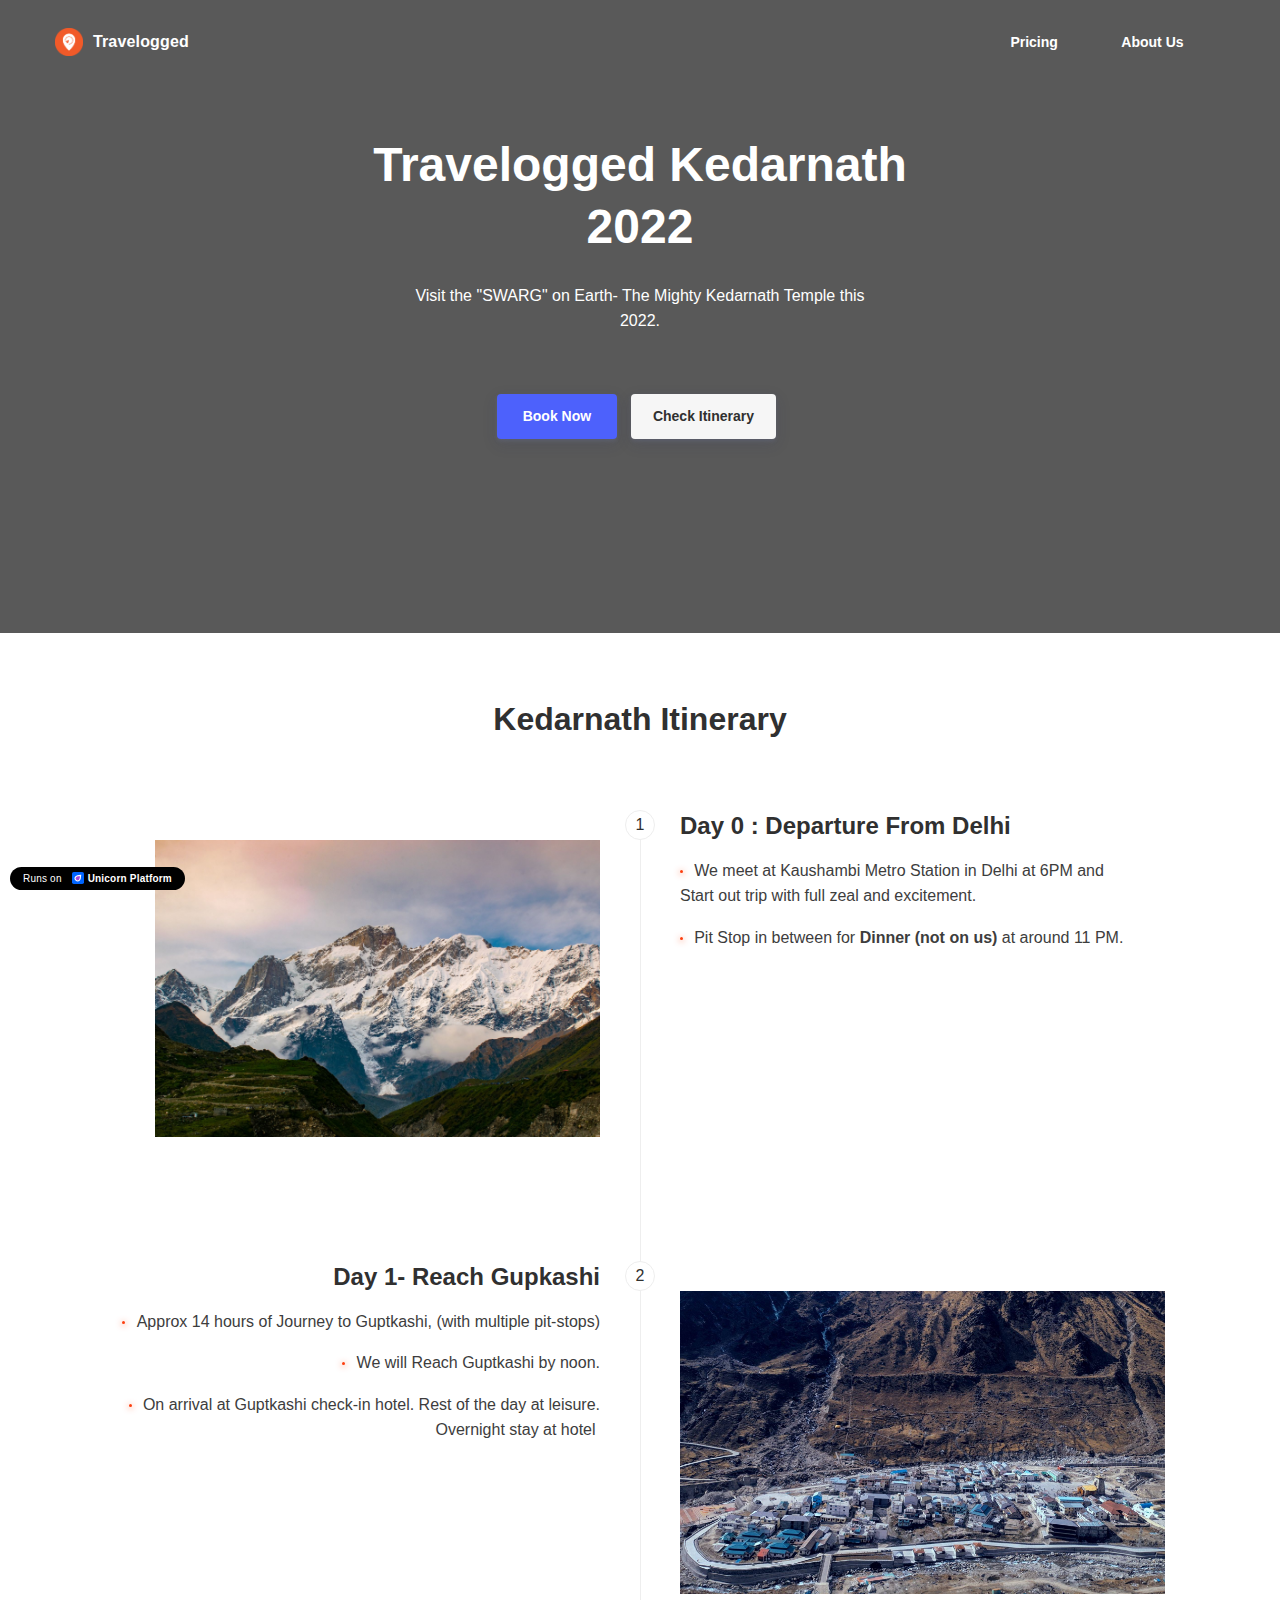
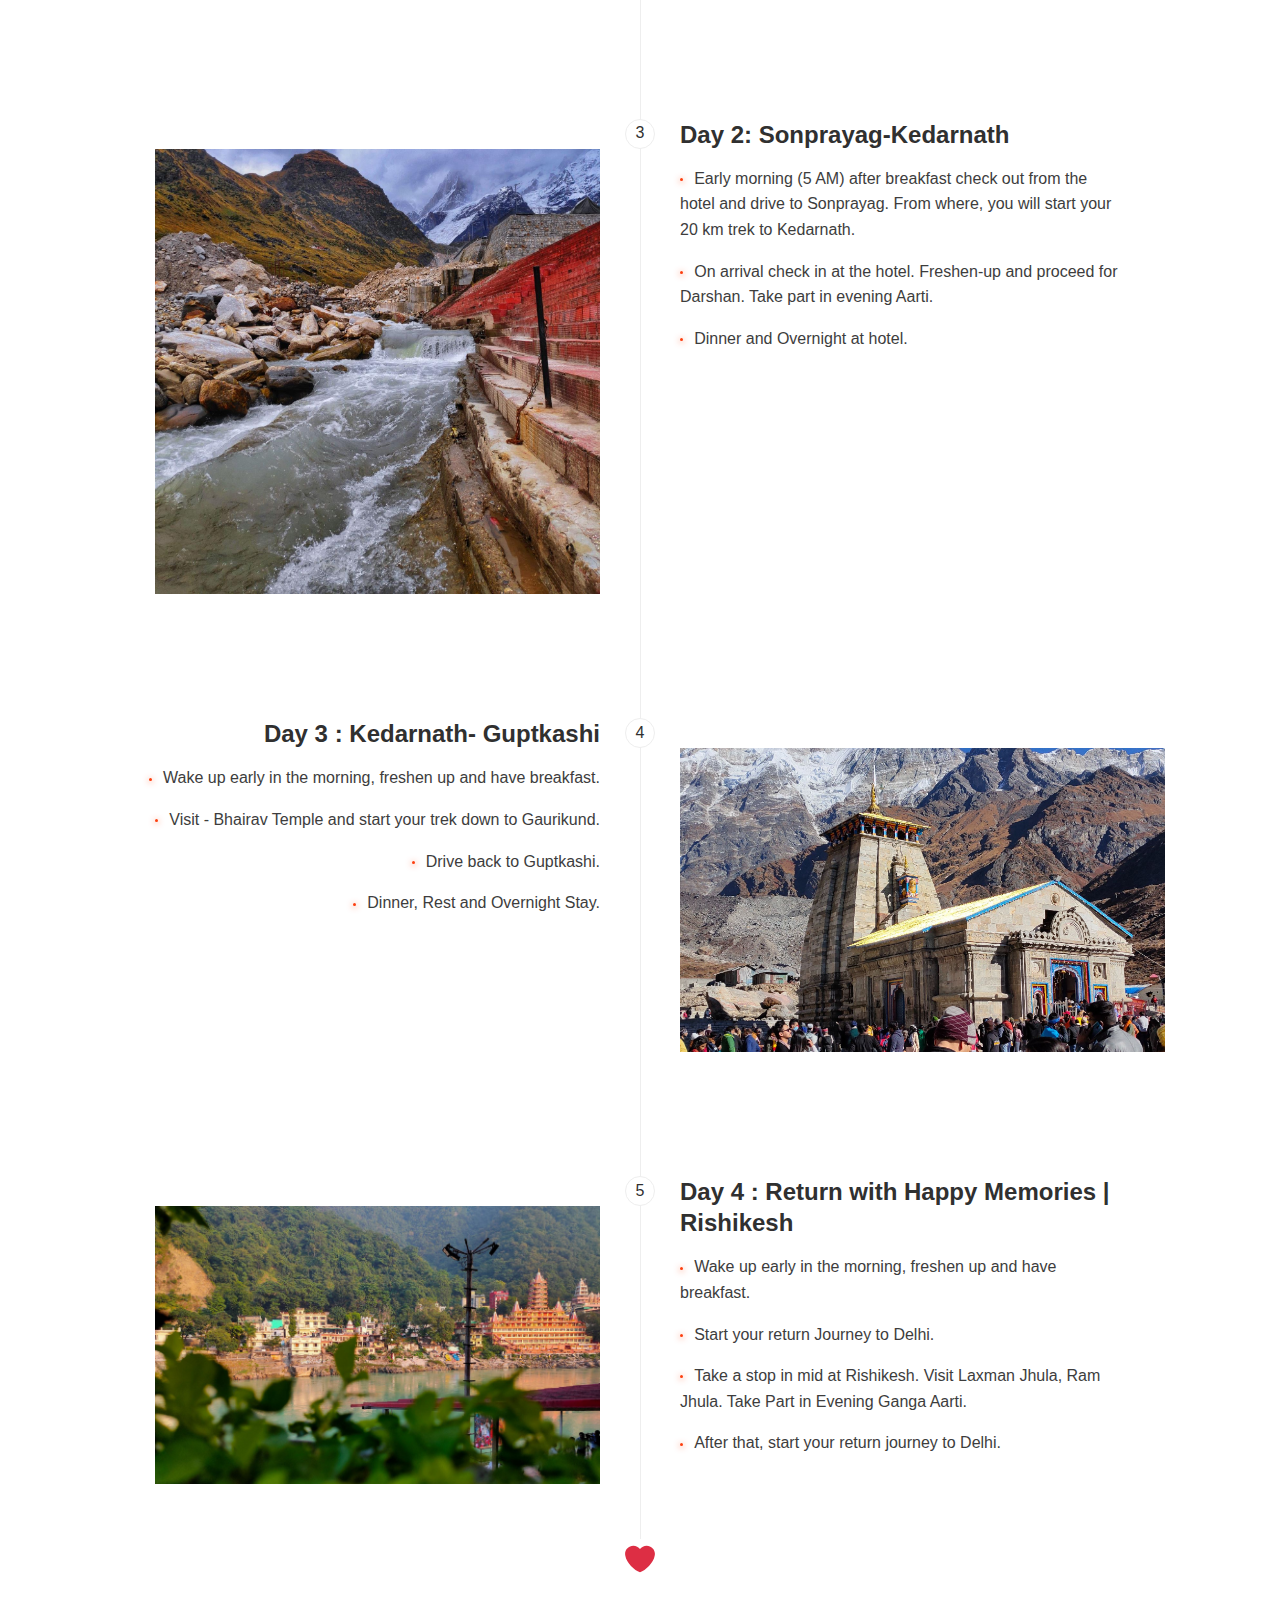
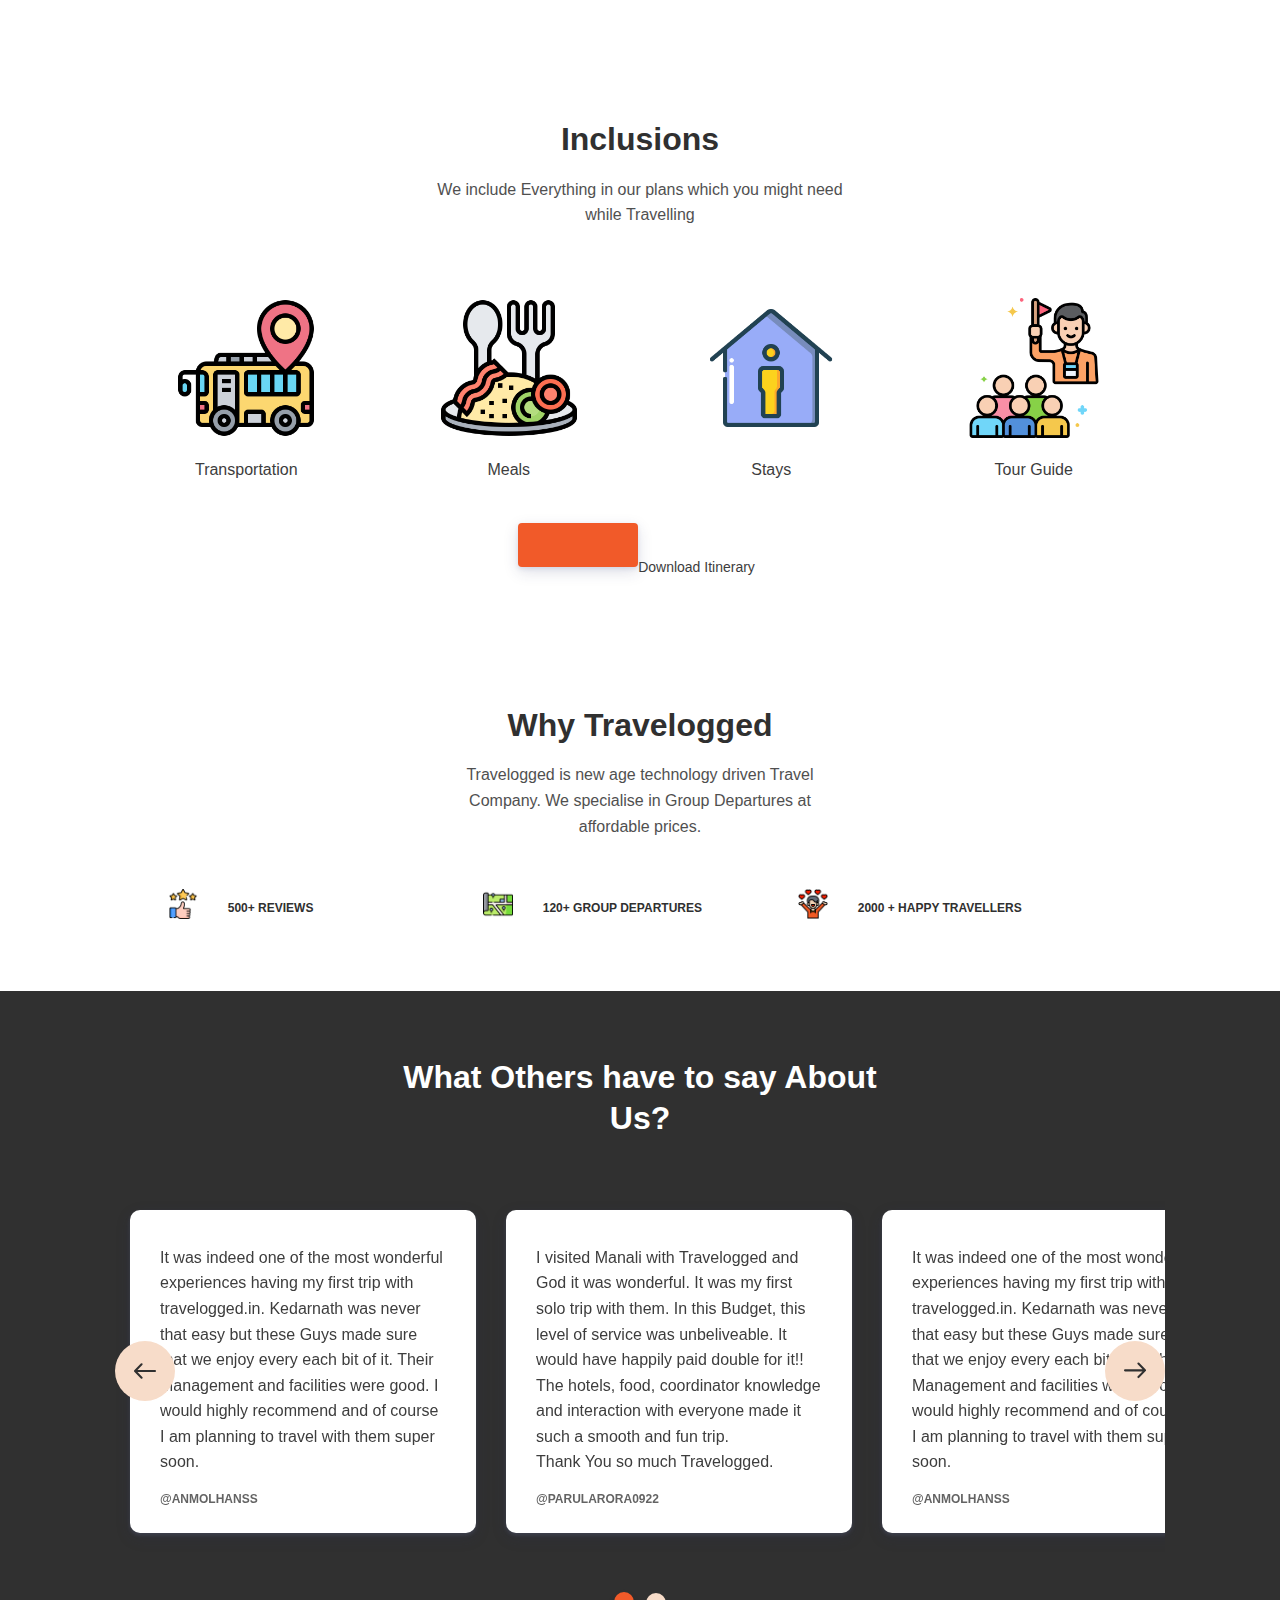
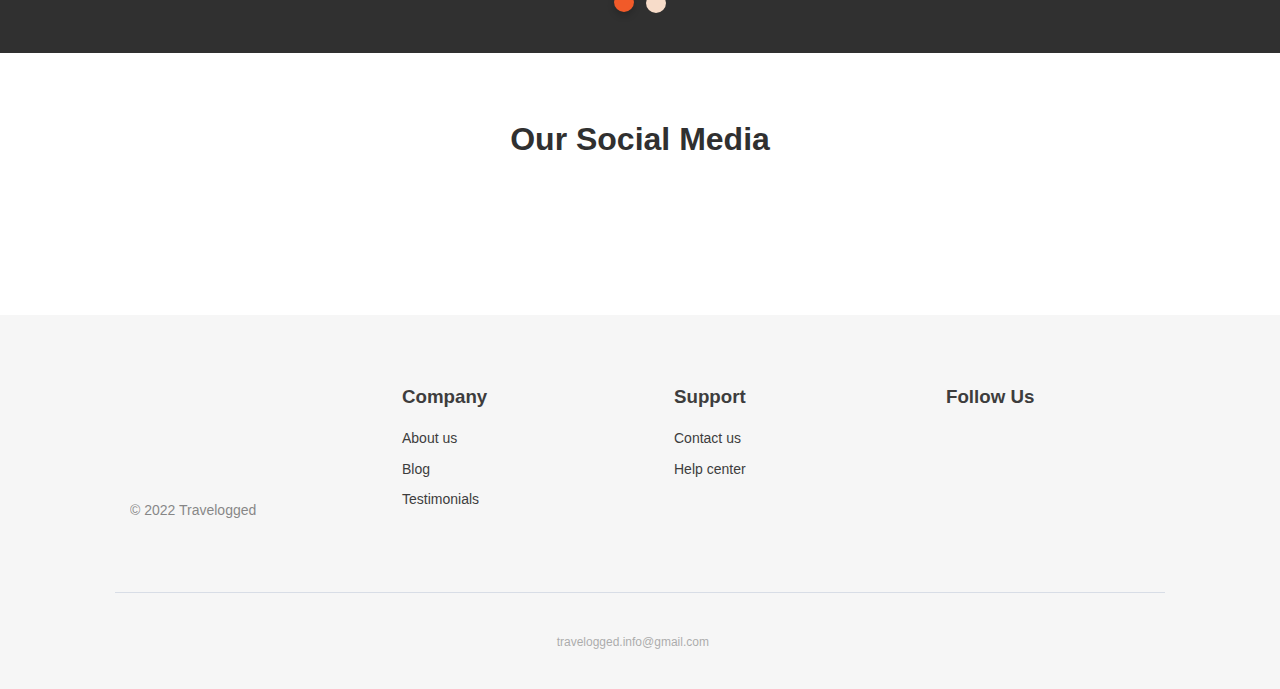
<file: images/menuBtn-navBar.html>
<!DOCTYPE html>
<!-- saved from url=(0051)https://travelogged-kedarnath.unicornplatform.page/ -->
<html class="style-orange-1  custom-colors-enabled  custom-accent-color-bright  custom_fonts comps live_website" lang=""><head><meta http-equiv="Content-Type" content="text/html; charset=UTF-8">
	<!-- This page is running on Unicorn Platform. -->
	
	<meta name="viewport" content="width=device-width, initial-scale=1">
	
	<link rel="stylesheet" href="./menuBtn-navBar_files/main.88b07e02b3b7.css"><script src="./menuBtn-navBar_files/main.f221443a1df2.js.download" defer=""></script>
	
		<link href="./menuBtn-navBar_files/css" rel="stylesheet">
	
	
		<link rel="icon" type="image/png" href="https://ucarecdn.com/79d014a5-2597-4bee-bfdd-27d73b366597/" sizes="16x16">
	
	<meta property="og:type" content="website">
    
        <title>Travelogged Kedarnath</title>
        <meta property="og:title" content="Travelogged Kedarnath">
        <meta name="twitter:title" content="Travelogged Kedarnath">
    
    
	
		<meta property="og:image" content="https://ucarecdn.com/2de7c926-ac70-4658-96c3-443548296e50/image.png">

		<meta name="twitter:card" content="summary_large_image">
		<meta name="twitter:image" content="https://ucarecdn.com/2de7c926-ac70-4658-96c3-443548296e50/image.png">
	
  
  <link href="https://travelogged-kedarnath.unicornplatform.page/" rel="canonical"><meta name="twitter:url" content="https://travelogged-kedarnath.unicornplatform.page/"><meta property="og:url" content="https://travelogged-kedarnath.unicornplatform.page/">
	
	
  
</head>

<body class="font-lato comps body--desktop body--loaded" id="43062-91866" cz-shortcut-listen="true">

    
	
	



	<nav class="js-nav nav-02 ">
		<div class="container container--large">
			<div class="nav-02__box">
				<div class="nav-02__logo"><a class="nav-02__link" href="https://travelogged-kedarnath.unicornplatform.page/" target="_self">
					
						<img loading="lazy" class="nav-02__logo_img" src="./menuBtn-navBar_files/Grouplogo.png" height="28" alt="Travelogged_logo">
					
					
						<span class="nav-02__logo_text  text-white ">Travelogged</span>
					
				</a></div>
				<div class="nav-02__links js-menu">
					<div class="nav-02__list_wrapper   nav-02__list_wrapper--black ">
						<ul class="nav-02__list nav-02__list--desktop">
                        
                        
                            


    
        
            
                <li class="nav-02__item">
                    
                        <a class="button  button--white-outline button--empty " href="https://travelogged-kedarnath.unicornplatform.page/#header-61-740431" target="_self"><span class="button__text"> Pricing</span>
                            </a>
                    
                </li>
            
        
    
        
            
                <li class="nav-02__item">
                    
                        <a class="button  button--white-outline button--empty " href="https://travelogged-kedarnath.unicornplatform.page/#header-61-740431" target="_self"><span class="button__text">About Us</span>
                            </a>
                    
                </li>
            
        
    

                        
							<li class="nav-02__item">
								
	


							</li>
						</ul>
						<ul class="nav-02__list nav-02__list--mobile">
                            
                            
                                


    
        
            
                <li class="nav-02__item">
                    
                        <a class="button  button--white-outline button--empty " href="https://travelogged-kedarnath.unicornplatform.page/#header-61-740431" target="_self"><span class="button__text"> Pricing</span>
                            </a>
                    
                </li>
            
        
    
        
            
                <li class="nav-02__item">
                    
                        <a class="button  button--white-outline button--empty " href="https://travelogged-kedarnath.unicornplatform.page/#header-61-740431" target="_self"><span class="button__text">About Us</span>
                            </a>
                    
                </li>
            
        
    

                            
							<li class="nav-02__item">
								
	


							</li>
						</ul>
					</div>
          
            
              <div class="nav-02__burger">
	<button class="burger burger--black js-open-menu" type="button">
		<div class="burger__box">
			<div class="burger__inner"></div>
		</div>
	</button>
</div>
            
          
				</div>
			</div>
		</div>
	</nav>



  
  
	<div class="page-component__bg_image_box    page-component__bg_image_box--dark-bg  bg-black-color  first_component   page-component__bg_image_box--has-image  " id="header-04-825981" style="background-image: url(&#39;https://ucarecdn.com/df5853e5-e339-451a-89bb-1c055c9c8095/&#39;)">
  
		<div class="page-component__bg_overlay_box " style="opacity: 0.8">
			
		</div>
    
		<div class="page-component__wrapper" style="z-index: 15;padding-top:70px;padding-bottom:100px;">
			
	
	
	
	
	<header class="header-04">
		<div class="header-04__box">
			<div class="container container--mid header-04__container">
				<div class="header-04__card header-04__card--top">
					<div class="header-04__card_content">
						
							
								<h1 class="heading heading--accent header-04__heading  text-white">Travelogged Kedarnath 2022</h1>
							
						
						
							<div class="header-04__text content_box  text-white"><p>Visit the "SWARG" on Earth- The Mighty Kedarnath Temple this 2022.</p>
</div>
						
						<div class="header-04__buttons">
							
	
<div class="buttons-set"><ul class="buttons-set__list"><li class="buttons-set__item"><a data-stripe-product-id="" data-stripe-mode="payment" data-successful-payment-url="" data-cancel-payment-url="" class="button button--alt-accent-bg " href="https://travelogged-kedarnath.unicornplatform.page/book-now" target="_self"><span class="button__text">Book Now</span></a></li><li class="buttons-set__item"><a data-stripe-product-id="" data-stripe-mode="payment" data-successful-payment-url="" data-cancel-payment-url="" class="button button--white-bg " href="https://travelogged-kedarnath.unicornplatform.page/#steps-01-1851" target="_blank"><span class="button__text">Check Itinerary</span></a></li></ul></div>

						</div>
					</div>
				</div>
				
					<div class="container">
						<div class="header-04__logos">
							<div class="logos">
								<ul class="logos__list">
									
										
									
										
									
										
									
								</ul>
							</div>
						</div>
					</div>
				
			</div>
		</div>
	</header>

		</div>
	</div>

  
  
	<div class="page-component__bg_image_box    bg-white-color   " id="steps-01-1851">
  
		<div class="page-component__bg_overlay_box ">
			
		</div>
    
		<div class="page-component__wrapper" style="z-index: 14;padding-top:50px;padding-bottom:70px;">
			
	
	
	<div class="steps-01">
		


	
	
	<div class="container container--small">
		<div class="title-box title-box--center">
			
				
					<h2 class="heading ">Kedarnath Itinerary</h2>
				
			
			
		</div>
	</div>

		<div class="container">
			<ul class="steps-01__list">
				
					
						<li class="steps-01__item">
							<div class="steps-01__number color-main">1</div>
							<div class="steps-01__content">
								<div class="steps-01__text_box">
									<h2 class="steps-01__heading ">Day 0 : Departure From Delhi</h2>
									<div class="content_box ">
										<div class="steps-01__text "><ul>
<li>We meet at Kaushambi Metro Station in Delhi at 6PM and Start out trip with full zeal and excitement.</li>
</ul>
<p></p>
<ul>
<li>Pit Stop in between for <strong>Dinner (not on us) </strong>at around 11 PM.</li>
</ul>
</div>
									</div>
									
								</div>
								<div class="steps-01__img_box">
									
									<img loading="lazy" src="./menuBtn-navBar_files/pritomsreeta-borah-NFe0FoNimK4-unsplash.jpg" alt="Mountain" data-width="1959" data-height="1306" class="steps-01__img  js-lightbox-single-image ">
									
								</div>
							</div>
						</li>
					
				
					
						<li class="steps-01__item">
							<div class="steps-01__number color-main">2</div>
							<div class="steps-01__content">
								<div class="steps-01__text_box">
									<h2 class="steps-01__heading ">Day 1- Reach Gupkashi</h2>
									<div class="content_box ">
										<div class="steps-01__text "><ul>
<li>Approx 14 hours of Journey to Guptkashi, (with multiple pit-stops)</li>
</ul>
<p></p>
<ul>
<li>We will Reach Guptkashi by noon.</li>
</ul>
<p></p>
<ul>
<li>On arrival at Guptkashi check-in hotel. Rest of the day at leisure. Overnight stay at hotel&nbsp;</li>
</ul>
</div>
									</div>
									
								</div>
								<div class="steps-01__img_box">
									
									<img loading="lazy" src="./menuBtn-navBar_files/saved_resource" alt="Harsh rajpoot octqg9cvi1i unsplash" data-width="1922" data-height="1200" class="steps-01__img  js-lightbox-single-image ">
									
								</div>
							</div>
						</li>
					
				
					
						<li class="steps-01__item">
							<div class="steps-01__number color-main">3</div>
							<div class="steps-01__content">
								<div class="steps-01__text_box">
									<h2 class="steps-01__heading ">Day 2: Sonprayag-Kedarnath</h2>
									<div class="content_box ">
										<div class="steps-01__text "><ul>
<li>Early morning (5 AM) after breakfast check out from the hotel and drive to Sonprayag. From where, you will start your 20 km trek to Kedarnath.</li>
</ul>
<p></p>
<ul>
<li>On arrival check in at the hotel. Freshen-up and proceed for Darshan. Take part in evening Aarti.</li>
</ul>
<p></p>
<ul>
<li>Dinner and Overnight at hotel.</li>
</ul>
</div>
									</div>
									
								</div>
								<div class="steps-01__img_box">
									
									<img loading="lazy" src="./menuBtn-navBar_files/saved_resource(1)" alt="Pankaj kumar s9klc kmftu unsplash" data-width="1385" data-height="1386" class="steps-01__img  js-lightbox-single-image ">
									
								</div>
							</div>
						</li>
					
				
					
						<li class="steps-01__item">
							<div class="steps-01__number color-main">4</div>
							<div class="steps-01__content">
								<div class="steps-01__text_box">
									<h2 class="steps-01__heading ">Day 3 : Kedarnath- Guptkashi</h2>
									<div class="content_box ">
										<div class="steps-01__text "><ul>
<li>Wake up early in the morning, freshen up and have breakfast.</li>
</ul>
<p></p>
<ul>
<li>Visit - Bhairav Temple and start your trek down to Gaurikund.</li>
</ul>
<p></p>
<ul>
<li>Drive back to Guptkashi.</li>
</ul>
<p></p>
<ul>
<li>Dinner, Rest and Overnight Stay.</li>
</ul>
</div>
									</div>
									
								</div>
								<div class="steps-01__img_box">
									
									<img loading="lazy" src="./menuBtn-navBar_files/saved_resource(2)" alt="Akshay syal 5vdtocccute unsplash" data-width="1847" data-height="1155" class="steps-01__img  js-lightbox-single-image ">
									
								</div>
							</div>
						</li>
					
				
					
						<li class="steps-01__item">
							<div class="steps-01__number color-main">5</div>
							<div class="steps-01__content">
								<div class="steps-01__text_box">
									<h2 class="steps-01__heading ">Day 4 : Return with Happy Memories | Rishikesh</h2>
									<div class="content_box ">
										<div class="steps-01__text "><ul>
<li>Wake up early in the morning, freshen up and have breakfast.&nbsp;</li>
</ul>
<p></p>
<ul>
<li>Start your return Journey to Delhi.</li>
</ul>
<p></p>
<ul>
<li>Take a stop in mid at Rishikesh. Visit Laxman Jhula, Ram Jhula. Take Part in Evening Ganga Aarti.</li>
</ul>
<p></p>
<ul>
<li>After that, start your return journey to Delhi.</li>
</ul>
</div>
									</div>
									
								</div>
								<div class="steps-01__img_box">
									
									<img loading="lazy" src="./menuBtn-navBar_files/saved_resource(3)" alt="Praveen kumar 2hq0y6wdwpk unsplash" data-width="1847" data-height="1155" class="steps-01__img  js-lightbox-single-image ">
									
								</div>
							</div>
						</li>
					
				
			</ul>
			<div class="steps-01__last_bubble">
                <img loading="lazy" src="./menuBtn-navBar_files/2764.svg" class="steps-01__last_bubble_img">
			</div>
			<div class="bottom_cta">
				
	


			</div>
		</div>
	</div>

		</div>
	</div>

  
  
	<div class="page-component__bg_image_box    bg-white-color   " id="steps-03-690401">
  
		<div class="page-component__bg_overlay_box ">
			
		</div>
    
		<div class="page-component__wrapper" style="z-index: 13;padding-top:50px;padding-bottom:70px;">
			
	
	
	<div class="steps-03">
		


	
	
	<div class="container container--small">
		<div class="title-box title-box--center">
			
				
					<h2 class="heading ">Inclusions</h2>
				
			
			
				<div class="title-box__text content_box "><p>We include Everything in our plans which you might need while Travelling</p>
</div>
			
		</div>
	</div>

		<div class="container">
			<ul class="steps-03__list">
				
					
						<li class="steps-03__item steps-03__item--1-4">
							<div class="steps-03__img_box">
								
								<img loading="lazy" src="./menuBtn-navBar_files/transportation.png" alt="Transportation" data-width="512" data-height="512" class="steps-03__img  js-lightbox-single-image ">
								
								
									<div class="steps-03__icon">
	                                    <span class="icon">
	                                        <svg viewBox="0 0 13 10" xmlns="http://www.w3.org/2000/svg"><path d="M12.823 4.164L8.954.182a.592.592 0 0 0-.854 0 .635.635 0 0 0 0 .88l2.836 2.92H.604A.614.614 0 0 0 0 4.604c0 .344.27.622.604.622h10.332L8.1 8.146a.635.635 0 0 0 0 .88.594.594 0 0 0 .854 0l3.869-3.982a.635.635 0 0 0 0-.88z" fill-rule="nonzero" fill="#00396B" class="fill-main"></path>
	                                        </svg>
	                                    </span>
									</div>
								
							</div>
							<div class="steps-03__text ">Transportation</div>
						</li>
					
				
					
						<li class="steps-03__item steps-03__item--1-4">
							<div class="steps-03__img_box">
								
								<img loading="lazy" src="./menuBtn-navBar_files/lunch.png" alt="Lunch" data-width="512" data-height="512" class="steps-03__img  js-lightbox-single-image ">
								
								
									<div class="steps-03__icon">
	                                    <span class="icon">
	                                        <svg viewBox="0 0 13 10" xmlns="http://www.w3.org/2000/svg"><path d="M12.823 4.164L8.954.182a.592.592 0 0 0-.854 0 .635.635 0 0 0 0 .88l2.836 2.92H.604A.614.614 0 0 0 0 4.604c0 .344.27.622.604.622h10.332L8.1 8.146a.635.635 0 0 0 0 .88.594.594 0 0 0 .854 0l3.869-3.982a.635.635 0 0 0 0-.88z" fill-rule="nonzero" fill="#00396B" class="fill-main"></path>
	                                        </svg>
	                                    </span>
									</div>
								
							</div>
							<div class="steps-03__text ">Meals</div>
						</li>
					
				
					
						<li class="steps-03__item steps-03__item--1-4">
							<div class="steps-03__img_box">
								
								<img loading="lazy" src="./menuBtn-navBar_files/stay-home.png" alt="Stay home" data-width="512" data-height="512" class="steps-03__img  js-lightbox-single-image ">
								
								
									<div class="steps-03__icon">
	                                    <span class="icon">
	                                        <svg viewBox="0 0 13 10" xmlns="http://www.w3.org/2000/svg"><path d="M12.823 4.164L8.954.182a.592.592 0 0 0-.854 0 .635.635 0 0 0 0 .88l2.836 2.92H.604A.614.614 0 0 0 0 4.604c0 .344.27.622.604.622h10.332L8.1 8.146a.635.635 0 0 0 0 .88.594.594 0 0 0 .854 0l3.869-3.982a.635.635 0 0 0 0-.88z" fill-rule="nonzero" fill="#00396B" class="fill-main"></path>
	                                        </svg>
	                                    </span>
									</div>
								
							</div>
							<div class="steps-03__text ">Stays</div>
						</li>
					
				
					
						<li class="steps-03__item steps-03__item--1-4">
							<div class="steps-03__img_box">
								
								<img loading="lazy" src="./menuBtn-navBar_files/tour-guide.png" alt="Tour guide" data-width="512" data-height="512" class="steps-03__img  js-lightbox-single-image ">
								
								
							</div>
							<div class="steps-03__text ">Tour Guide</div>
						</li>
					
				
			</ul>
			<div class="bottom_cta">
				
	
<div class="buttons-set"><ul class="buttons-set__list"><li class="buttons-set__item"><a data-stripe-product-id="" data-stripe-mode="payment" data-successful-payment-url="" data-cancel-payment-url="" class="button button--accent-bg " href="https://travelogged-kedarnath.unicornplatform.page/" target="_blank" onclick="&lt;a href=&quot;https://drive.google.com/file/d/16--EY7xw43Tft2HjmMlU0U8QHntutI_p/view?usp=sharing&quot; download=&quot;itinerary&quot;&gt;  &lt;/a&gt;" <a="" download="itinerary"></a> &gt;<span class="button__text">Download Itinerary</span></li></ul></div>

			</div>
		</div>
	</div>

		</div>
	</div>

  
  
	<div class="page-component__bg_image_box    bg-white-color   " id="features-01-758821">
  
		<div class="page-component__bg_overlay_box ">
			
		</div>
    
		<div class="page-component__wrapper" style="z-index: 12;padding-top:30px;padding-bottom:50px;">
			
	
	
	<div class="features-01">
		


	
	
	<div class="container container--small">
		<div class="title-box title-box--center">
			
				
					<h2 class="heading ">Why Travelogged</h2>
				
			
			
				<div class="title-box__text content_box "><p>Travelogged is new age technology driven Travel Company. We specialise in Group Departures at affordable prices.</p>
</div>
			
		</div>
	</div>

		<div class="container">
			<ul class="features-01__items">
				
					
						<li class="features-01__item">
							

	<div class="feature   ">
		<h3 class="feature__title">
			
				<div class="feature__icon">
		          <span class="icon" data="{&#39;alt&#39;: &#39;Rating&#39;, &#39;type&#39;: &#39;uploaded&#39;, &#39;emojiSrc&#39;: &#39;1f381.svg&#39;, &#39;uploadedSrc&#39;: &#39;https://ucarecdn.com/376eaef9-c2e7-44f5-92de-c076cc3d431e/&#39;, &#39;lineaIconSrc&#39;: &#39;&#39;, &#39;uploadedUUID&#39;: &#39;376eaef9-c2e7-44f5-92de-c076cc3d431e&#39;, &#39;abstractIconId&#39;: &#39;1&#39;, &#39;uploadedHeight&#39;: 30}">
			          

	
	
		<img loading="lazy" src="./menuBtn-navBar_files/rating.png" alt="Rating" class="" height="30">
	

		          </span>
				</div>
			
			<span class="feature__title_text">
                500+ Reviews
            </span>
		</h3>
		<div class="feature__content">
            <span class="feature__content_text content_box">
              
            </span>
		</div>
		
	</div>

						</li>
					
				
					
						<li class="features-01__item">
							

	<div class="feature   ">
		<h3 class="feature__title">
			
				<div class="feature__icon">
		          <span class="icon" data="{&#39;alt&#39;: &#39;Map&#39;, &#39;type&#39;: &#39;uploaded&#39;, &#39;emojiSrc&#39;: &#39;1f381.svg&#39;, &#39;uploadedSrc&#39;: &#39;https://ucarecdn.com/940a12ba-be74-427f-b806-77dd90e7c924/&#39;, &#39;lineaIconSrc&#39;: &#39;&#39;, &#39;uploadedUUID&#39;: &#39;940a12ba-be74-427f-b806-77dd90e7c924&#39;, &#39;abstractIconId&#39;: &#39;11&#39;, &#39;uploadedHeight&#39;: 30}">
			          

	
	
		<img loading="lazy" src="./menuBtn-navBar_files/map.png" alt="Map" class="" height="30">
	

		          </span>
				</div>
			
			<span class="feature__title_text">
                120+ Group Departures
            </span>
		</h3>
		<div class="feature__content">
            <span class="feature__content_text content_box">
              
            </span>
		</div>
		
	</div>

						</li>
					
				
					
						<li class="features-01__item">
							

	<div class="feature   ">
		<h3 class="feature__title">
			
				<div class="feature__icon">
		          <span class="icon" data="{&#39;alt&#39;: &#39;Happy Travellers&#39;, &#39;type&#39;: &#39;uploaded&#39;, &#39;emojiSrc&#39;: &#39;1f381.svg&#39;, &#39;uploadedSrc&#39;: &#39;https://ucarecdn.com/beb4c359-096c-464b-88e0-b727cedaeb72/&#39;, &#39;lineaIconSrc&#39;: &#39;&#39;, &#39;uploadedUUID&#39;: &#39;beb4c359-096c-464b-88e0-b727cedaeb72&#39;, &#39;abstractIconId&#39;: &#39;4&#39;, &#39;uploadedHeight&#39;: 30}">
			          

	
	
		<img loading="lazy" src="./menuBtn-navBar_files/happy-travellers.png" alt="Happy Travellers" class="" height="30">
	

		          </span>
				</div>
			
			<span class="feature__title_text">
                2000 + Happy Travellers
            </span>
		</h3>
		<div class="feature__content">
            <span class="feature__content_text content_box">
              
            </span>
		</div>
		
	</div>

						</li>
					
				
					
				
			</ul>
			<div class="bottom_cta">
				
	


			</div>
		</div>
	</div>

		</div>
	</div>

  
  
	<div class="page-component__bg_image_box    page-component__bg_image_box--dark-bg  bg-black-color   " id="testimonials-01-497561">
  
		<div class="page-component__bg_overlay_box ">
			
		</div>
    
		<div class="page-component__wrapper" style="z-index: 11;padding-top:50px;">
			
	
	<div class="testimonials-01  slider_with_dots_inside ">
		


	
	
	<div class="container container--small">
		<div class="title-box title-box--center">
			
				
					<h2 class="heading  text-white">What Others have to say About Us?</h2>
				
			
			
		</div>
	</div>

		<div class="testimonials-01__container container">
			<div class="slider">
				<div class="slider__arrow slider__arrow--prev">
					<button class="circle-button js-prev-arrow circle-button--icon circle-button--light-bg slick-arrow" type="button" style=""><span class="icon"><svg width="24" height="17" viewBox="0 0 24 17" xmlns="http://www.w3.org/2000/svg"><g id="styleguide" fill="none" fill-rule="evenodd"><g id="Unicorn-Styleguide" transform="translate(-121 -2006)" fill-rule="nonzero" fill="#00396B" class="fill-main"><g id="Icons" transform="translate(55 1963)"><g id="arrow-pointing-to-right" transform="translate(66 43)"><path d="M23.673 7.688L16.531.336a1.094 1.094 0 0 0-1.578 0 1.173 1.173 0 0 0 0 1.625l5.237 5.39H1.116C.5 7.351 0 7.866 0 8.5s.5 1.149 1.116 1.149H20.19l-5.237 5.39a1.173 1.173 0 0 0 0 1.625 1.097 1.097 0 0 0 1.578 0l7.142-7.352a1.173 1.173 0 0 0 0-1.624z" id="Shape" transform="matrix(-1 0 0 1 24 0)"></path></g></g></g></g></svg></span>
					</button>
				</div>
				<div class="slider__arrow slider__arrow--next">
					<button class="circle-button js-next-arrow circle-button--icon circle-button--light-bg slick-arrow" type="button" style=""><span class="icon"><svg viewBox="0 0 13 10" xmlns="http://www.w3.org/2000/svg"><path d="M12.823 4.164L8.954.182a.592.592 0 0 0-.854 0 .635.635 0 0 0 0 .88l2.836 2.92H.604A.614.614 0 0 0 0 4.604c0 .344.27.622.604.622h10.332L8.1 8.146a.635.635 0 0 0 0 .88.594.594 0 0 0 .854 0l3.869-3.982a.635.635 0 0 0 0-.88z" fill-rule="nonzero" fill="#00396B" class="fill-main"></path></svg></span>
					</button>
				</div>
				<ul class="slider__box js-slider slick-initialized slick-slider slick-dotted" data-slider-config="{&quot;dots&quot;: true, &quot;infinite&quot;: true, &quot;speed&quot;: 300, &quot;fade&quot;: false, &quot;cssEase&quot;: &quot;ease&quot;, &quot;adaptiveHeight&quot;: false, &quot;lazyLoad&quot;: &quot;ondemand&quot;, &quot;slidesToShow&quot;: 1, &quot;slidesToScroll&quot;: 1}">
					
						<div class="slick-list draggable"><div class="slick-track" style="opacity: 1; width: 1880px; transform: translate3d(-376px, 0px, 0px);"><li class="slider__item slick-slide slick-cloned" data-slick-index="-1" aria-hidden="true" tabindex="-1" style="width: 376px;">
							<div class="testimonials-01__item">
								

								<div class="content_box">
									<div class="testimonials-01__text"><p>I visited Manali with Travelogged and God it was wonderful. It was my first solo trip with them. In this Budget, this level of service was unbeliveable. It would have happily paid double for it!!<br>The hotels, food, coordinator knowledge and interaction with everyone made it such a smooth and fun trip.<br>Thank You so much Travelogged.</p>
</div>
								</div>
								<div class="testimonials-01__author">@parularora0922</div>
								<div class="testimonials-01__box">
									
								</div>
							</div>
						</li><li class="slider__item slick-slide slick-current slick-active" data-slick-index="0" aria-hidden="false" tabindex="0" role="tabpanel" id="slick-slide00" aria-describedby="slick-slide-control00" style="width: 376px;">
							<div class="testimonials-01__item">
								

								<div class="content_box">
									<div class="testimonials-01__text"><p>It was indeed one of the most wonderful experiences having my first trip with travelogged.in. Kedarnath was never that easy but these Guys made sure that we enjoy every each bit of it. Their Management and facilities were good. I would highly recommend and of course I am planning to travel with them super soon.</p>
</div>
								</div>
								<div class="testimonials-01__author">@anmolhanss</div>
								<div class="testimonials-01__box">
									
								</div>
							</div>
						</li><li class="slider__item slick-slide" data-slick-index="1" aria-hidden="true" tabindex="-1" role="tabpanel" id="slick-slide01" aria-describedby="slick-slide-control01" style="width: 376px;">
							<div class="testimonials-01__item">
								

								<div class="content_box">
									<div class="testimonials-01__text"><p>I visited Manali with Travelogged and God it was wonderful. It was my first solo trip with them. In this Budget, this level of service was unbeliveable. It would have happily paid double for it!!<br>The hotels, food, coordinator knowledge and interaction with everyone made it such a smooth and fun trip.<br>Thank You so much Travelogged.</p>
</div>
								</div>
								<div class="testimonials-01__author">@parularora0922</div>
								<div class="testimonials-01__box">
									
								</div>
							</div>
						</li><li class="slider__item slick-slide slick-cloned" data-slick-index="2" aria-hidden="true" tabindex="-1" style="width: 376px;">
							<div class="testimonials-01__item">
								

								<div class="content_box">
									<div class="testimonials-01__text"><p>It was indeed one of the most wonderful experiences having my first trip with travelogged.in. Kedarnath was never that easy but these Guys made sure that we enjoy every each bit of it. Their Management and facilities were good. I would highly recommend and of course I am planning to travel with them super soon.</p>
</div>
								</div>
								<div class="testimonials-01__author">@anmolhanss</div>
								<div class="testimonials-01__box">
									
								</div>
							</div>
						</li><li class="slider__item slick-slide slick-cloned" data-slick-index="3" aria-hidden="true" tabindex="-1" style="width: 376px;">
							<div class="testimonials-01__item">
								

								<div class="content_box">
									<div class="testimonials-01__text"><p>I visited Manali with Travelogged and God it was wonderful. It was my first solo trip with them. In this Budget, this level of service was unbeliveable. It would have happily paid double for it!!<br>The hotels, food, coordinator knowledge and interaction with everyone made it such a smooth and fun trip.<br>Thank You so much Travelogged.</p>
</div>
								</div>
								<div class="testimonials-01__author">@parularora0922</div>
								<div class="testimonials-01__box">
									
								</div>
							</div>
						</li></div></div>
					
						
					
				<ul class="slick-dots" role="tablist" style=""><li class="slick-active" role="presentation"><button type="button" role="tab" id="slick-slide-control00" aria-controls="slick-slide00" aria-label="1 of 2" tabindex="0" aria-selected="true">1</button></li><li role="presentation"><button type="button" role="tab" id="slick-slide-control01" aria-controls="slick-slide01" aria-label="2 of 2" tabindex="-1">2</button></li></ul></ul>
			</div>
			<div class="bottom_cta">
				
	


			</div>
		</div>
	</div>
	</div>

		</div>
	

  
  
	<div class="page-component__bg_image_box    bg-white-color   " id="clients-01-283331">
  
		<div class="page-component__bg_overlay_box ">
			
		</div>
    
		<div class="page-component__wrapper" style="z-index: 10;padding-top:50px;padding-bottom:70px;">
			
	
	<div class="clients-01">
		


	
	
	<div class="container container--small">
		<div class="title-box title-box--center">
			
				
					<h2 class="heading ">Our Social Media </h2>
				
			
			
		</div>
	</div>

		<div class="container container--premid">
			<ul class="clients-01__list">
				
					
						<li class="clients-01__item">
							
								<a class="clients-01__link" href="https://www.facebook.com/Travelogged.in.India/" target="_blank">
									

	
		<img loading="lazy" alt="Facebook" class="" src="./menuBtn-navBar_files/facebook.png" height="30">
	

								</a>
							
						</li>
					
				
					
						<li class="clients-01__item">
							
								<a class="clients-01__link" href="https://travelogged-kedarnath.unicornplatform.page/www.instagram.com/travelogged.in" target="_blank">
									

	
		<img loading="lazy" alt="Instagram" class="" src="./menuBtn-navBar_files/instagram.png" height="30">
	

								</a>
							
						</li>
					
				
					
						<li class="clients-01__item">
							
								<a class="clients-01__link" href="https://api.whatsapp.com/send?phone=7717297753&amp;text=I%20want%20to%20book%20Kedarnath%20Trip" target="_blank">
									

	
		<img loading="lazy" alt="Whatsapp" class="" src="./menuBtn-navBar_files/whatsapp.png" height="30">
	

								</a>
							
						</li>
					
				
			</ul>
			<div class="bottom_cta">
				
	


			</div>
		</div>
	</div>

		</div>
	</div>


	



    
	
	
        
        <div class="bg-light_gray-color">
            <footer class="footer-04" id="footer">
                <div class="footer-04__top">
                    <div class="container">
                        <div class="footer-04__top_wrapper ">
                            
                                
	
	<div class="footer-04__col">
		
			<a class="footer-04__logo_link" href="https://travelogged-kedarnath.unicornplatform.page/" target="_self">
				

	
		<img loading="lazy" alt="Grouplogo" class="footer-04__logo" src="./menuBtn-navBar_files/Grouplogo(1).png" height="100">
	

			</a>
		
		
			<div class="footer-04__info content_box"><p><span style="color: rgb(255,255,255);background-color: rgb(0,0,0);font-size: 13px;">© 2022 Travelogged</span></p>
</div>
		
	</div>

                            
                            
                                
                                    <div class="footer-04__col">
                                        <h3 class="footer-04__title">Company</h3>
                                        <ul class="footer-04__list">
                                            
                                                
                                                    <li class="footer-04__item">
                                                        <a href="https://travelogged-kedarnath.unicornplatform.page/#testimonials-01-497561" target="_self" class="footer-04__link">
                                                            About us
                                                        </a>
                                                    </li>
                                                
                                            
                                                
                                                    <li class="footer-04__item">
                                                        <a href="https://travelogged-kedarnath.unicornplatform.page/#testimonials-01-497561" target="_self" class="footer-04__link">
                                                            Blog
                                                        </a>
                                                    </li>
                                                
                                            
                                                
                                                    <li class="footer-04__item">
                                                        <a href="https://travelogged-kedarnath.unicornplatform.page/#testimonials-01-497561" target="_self" class="footer-04__link">
                                                            Testimonials
                                                        </a>
                                                    </li>
                                                
                                            
                                                
                                            
                                                
                                            
                                                
                                            
                                                
                                            
                                        </ul>
                                    </div>
                                
                            
                                
                                    <div class="footer-04__col">
                                        <h3 class="footer-04__title">Support</h3>
                                        <ul class="footer-04__list">
                                            
                                                
                                            
                                                
                                            
                                                
                                            
                                                
                                            
                                                
                                                    <li class="footer-04__item">
                                                        <a href="https://travelogged-kedarnath.unicornplatform.page/#testimonials-01-497561" target="_self" class="footer-04__link">
                                                            Contact us
                                                        </a>
                                                    </li>
                                                
                                            
                                                
                                                    <li class="footer-04__item">
                                                        <a href="https://travelogged-kedarnath.unicornplatform.page/#testimonials-01-497561" target="_self" class="footer-04__link">
                                                            Help center
                                                        </a>
                                                    </li>
                                                
                                            
                                                
                                            
                                        </ul>
                                    </div>
                                
                            
                            
                                <div class="footer-04__col">
                                    
                                        <h3 class="footer-04__title">Follow Us</h3>
                                    
                                    <div class="footer-04__social_box">
                                        
	
	<div class="social-buttons  social-buttons--left ">
		<ul class="social-buttons__list">
		<li class="social-buttons__item"><a class="social-buttons__link social-buttons__link--twitter" href="https://twitter.com/" target="_blank"><img loading="lazy" class="social-buttons__icon" alt="twitter icon" src="./menuBtn-navBar_files/twitter.svg"></a></li><li class="social-buttons__item"><a class="social-buttons__link social-buttons__link--youtube" href="https://youtube.com/" target="_blank"><img loading="lazy" class="social-buttons__icon" alt="youtube icon" src="./menuBtn-navBar_files/youtube.svg"></a></li><li class="social-buttons__item"><a class="social-buttons__link social-buttons__link--linkedin" href="https://linkedin.com/" target="_blank"><img loading="lazy" class="social-buttons__icon" alt="linkedin icon" src="./menuBtn-navBar_files/linkedin.svg"></a></li>
		</ul>
	</div>

                                    </div>
                                </div>
                            
                        </div>
                    </div>
                    
                        
                            
	
	<div class="footer-04__bottom">
		<div class="container">
			<div class="footer-04__bottom_wrapper footer-04__bottom_wrapper--center">
				
					
	


				
				<ul class="footer-04__bottom_links ">
					
						<li class="footer-04__bottom_links_item">
							<a target="_blank" href="mailto:travelogged.info@gmail.com" class="footer-04__bottom_link footer-04__bottom_item">
								travelogged.info@gmail.com
							</a>
						</li>
					
						<li class="footer-04__bottom_links_item">
							<a target="_blank" href="https://travelogged-kedarnath.unicornplatform.page/" class="footer-04__bottom_link footer-04__bottom_item">
								
							</a>
						</li>
					
				</ul>
			</div>
		</div>
	</div>

                        
                    
                    
                </div>
            </footer>
        </div>
	



	<div class="by-unicorn-platform by-unicorn-platform--fixed ">
  <a class="by-unicorn-platform__link" href="https://unicornplatform.com/?ref=user_website" target="_blank" title="This page was made in Unicorn Platform">Runs on
        <img loading="lazy" class="by-unicorn-platform__logo" src="./menuBtn-navBar_files/unicorn-platform-logo.svg" height="12" width="12" alt="Unicorn Platform logo"><b>Unicorn Platform</b></a>
</div>

<div class="pswp" tabindex="-1" role="dialog" aria-hidden="true">
	<div class="pswp__bg"></div>
	<div class="pswp__scroll-wrap">
		<div class="pswp__container">
			<div class="pswp__item"></div>
			<div class="pswp__item"></div>
			<div class="pswp__item"></div>
		</div>
		<div class="pswp__ui pswp__ui--hidden">
			<div class="pswp__top-bar">
				<div class="pswp__counter"></div>
				<button class="pswp__button pswp__button--close" title="Close (Esc)"></button>
				<button class="pswp__button pswp__button--share" title="Share"></button>
				<button class="pswp__button pswp__button--fs" title="Toggle fullscreen"></button>
				<button class="pswp__button pswp__button--zoom" title="Zoom in/out"></button>
				<div class="pswp__preloader">
					<div class="pswp__preloader__icn">
						<div class="pswp__preloader__cut">
							<div class="pswp__preloader__donut"></div>
						</div>
					</div>
				</div>
			</div>
			<div class="pswp__share-modal pswp__share-modal--hidden pswp__single-tap">
				<div class="pswp__share-tooltip"></div>
			</div>
			<button class="pswp__button pswp__button--arrow--left" title="Previous (arrow left)"></button>
			<button class="pswp__button pswp__button--arrow--right" title="Next (arrow right)"></button>
			<div class="pswp__caption">
				<div class="pswp__caption__center"></div>
			</div>
		</div>
	</div>
</div>

<style>
			.custom-colors-enabled .fill-main{
				fill: #ffffff
			}

			.custom-colors-enabled .button--accent-outline .icon svg *,
			.button--accent-outline .icon svg .custom-colors-enabled *,
			.custom-colors-enabled .button--accent-outline .button__system_icon svg *,
			.button--accent-outline .button__system_icon svg .custom-colors-enabled * {
				fill: #f15a29
			}

			.custom-colors-enabled .stroke-main {
				stroke: #ffffff
			}

			.custom-colors-enabled .comps .button--accent-outline,
			.comps .custom-colors-enabled .button--accent-outline,
			 .custom-colors-enabled .store-button--white:hover{
				border-color: #f15a29
			}
			.custom-colors-enabled .border-main,
			.custom-colors-enabled .text-input:focus,
			.custom-colors-enabled .textarea:focus,
			.custom-colors-enabled .select:focus,
			.custom-colors-enabled .pricing-02__card_box--accent,
			.custom-colors-enabled .pricing-03__hover,
			.custom-colors-enabled .pricing-04__card--accent,
			.custom-colors-enabled .pricing-04__hover,
			.custom-colors-enabled .pricing-05__hover,
			.custom-colors-enabled .bg-medium-color .cta_form-04__wrapper,
			.bg-medium-color .custom-colors-enabled .cta_form-04__wrapper,
			.custom-colors-enabled .bg-light-color .cta_form-04__wrapper,
			.bg-light-color .custom-colors-enabled .cta_form-04__wrapper,
			.custom-colors-enabled .bg-medium-color .cta_form-04__bottom,
			.bg-medium-color .custom-colors-enabled .cta_form-04__bottom,
			.custom-colors-enabled .bg-light-color .cta_form-04__bottom,
			.bg-light-color .custom-colors-enabled .cta_form-04__bottom,
			.custom-colors-enabled .bg-medium-color .cta_button-16__wrapper,
			.bg-medium-color .custom-colors-enabled .cta_button-16__wrapper,
			.custom-colors-enabled .bg-light-color .cta_button-16__wrapper,
			.bg-light-color .custom-colors-enabled .cta_button-16__wrapper,
			.custom-colors-enabled .bg-medium-color .links-02__list,
			.bg-medium-color .custom-colors-enabled .links-02__list,
			.custom-colors-enabled .bg-light-color .links-02__list,
			.bg-light-color .custom-colors-enabled .links-02__list,
			.custom-colors-enabled .faq-01__question:hover,
			.custom-colors-enabled .faq-03__question:hover,
			.custom-colors-enabled .features-09__item--new,
			.custom-colors-enabled .bg-medium-color .steps-01__number,
			.bg-medium-color .custom-colors-enabled .steps-01__number,
			.custom-colors-enabled .bg-light-color .steps-01__number,
			.bg-light-color .custom-colors-enabled .steps-01__number {
				border-color: #ffffff
			}



			.custom-colors-enabled .comps .button--accent-outline,
			.comps .custom-colors-enabled .button--accent-outline{
				color: #f15a29
			}
			.custom-colors-enabled .color-main,
			.custom-colors-enabled .link,
			.custom-colors-enabled .feature__link,
			.custom-colors-enabled .testimonials-03__person_link,
			.custom-colors-enabled .footer-01__link,
			.custom-colors-enabled .faq-05__link,
			.custom-colors-enabled .features-16__link,
			.custom-colors-enabled .subheading,
			.custom-colors-enabled .content_box a,
			.content_box .custom-colors-enabled a,
			.custom-colors-enabled .tab__button.state-active-tab,
			.custom-colors-enabled .tab__button--active:focus,
			.custom-colors-enabled .score__value,
			.custom-colors-enabled .form__message_opener_box,
			.custom-colors-enabled .message__bubble_link,
			.custom-colors-enabled .team-05__person_name,
			.custom-colors-enabled .tabs-04__button.state-active-tab,
			.custom-colors-enabled .tabs-04__button--active:focus,
			.custom-colors-enabled .pricing-02__hover,
			.custom-colors-enabled .pricing-03__hover,
			.custom-colors-enabled .pricing-04__hover,
			.custom-colors-enabled .pricing-05__hover,
			.custom-colors-enabled .cta_button-25__subheading,
			.custom-colors-enabled .cta_button-31__heading,
			.custom-colors-enabled .footer-03__pages_link:hover,
			.custom-colors-enabled .code-02__info_prefix,
			.custom-colors-enabled .features-17__item .feature__title_text,
			.features-17__item .custom-colors-enabled .feature__title_text {
				color: #ffffff
			}

			.custom-colors-enabled .color-main-hover:hover,
			.custom-colors-enabled .link:hover,
			.custom-colors-enabled .feature__link:hover,
			.custom-colors-enabled .testimonials-03__person_link:hover,
			.custom-colors-enabled .footer-01__link:hover,
			.custom-colors-enabled .faq-05__link:hover,
			.custom-colors-enabled .features-16__link:hover, .custom-colors-enabled .message__bubble_link:hover {
				color: #d85025
			}

			.custom-colors-enabled .comps .button--accent-bg,
			.comps .custom-colors-enabled .button--accent-bg,
			.custom-colors-enabled .store-button:hover,
			.custom-colors-enabled .circle-button--accent-bg,
			.custom-colors-enabled .circle-button--accent-bg .circle-button__hover_bg,
			.circle-button--accent-bg .custom-colors-enabled .circle-button__hover_bg,
			.custom-colors-enabled .circle-button--light-bg:hover,
			.custom-colors-enabled .slick-dots li.slick-active button,
			.slick-dots li.slick-active .custom-colors-enabled button{
				background-color: #f15a29
			}
			.custom-colors-enabled .bg-main,
			.custom-colors-enabled .radio__check:before,
			.custom-colors-enabled .checkbox__check:before,
			.custom-colors-enabled .social-buttons__link--circle,
			.custom-colors-enabled .roadmap-01__column,
			.custom-colors-enabled .cta_button-25__item::before,
			.custom-colors-enabled .testimonials-05__blue_box::before,
			.custom-colors-enabled .footer-03__pages_item:after,
			.custom-colors-enabled .features-02__number:before,
			.custom-colors-enabled .features-09__item--new .tag,
			.features-09__item--new .custom-colors-enabled .tag,
			.custom-colors-enabled .features-15__item::before,
			.custom-colors-enabled .bg-medium-color .steps-01__list:before,
			.bg-medium-color .custom-colors-enabled .steps-01__list:before,
			.custom-colors-enabled .bg-light-color .steps-01__list:before,
			.bg-light-color .custom-colors-enabled .steps-01__list:before,
            .comps.custom-colors-enabled .bg-accent-color .footer-02,
            .comps.custom-colors-enabled .bg-accent-color .footer-04{
				background-color: #ffffff
			}

			.custom-colors-enabled .bg-main-hover:hover,
			.custom-colors-enabled .comps .button--accent-bg:hover,
			.comps .custom-colors-enabled .button--accent-bg:hover,
			.custom-colors-enabled .checkbox__input:checked:hover ~ .checkbox__check:hover:before {
				background-color: #d85025
			}

			.custom-colors-enabled .border-alt,
			.custom-colors-enabled .comps .button--alt-accent-outline,
			.comps .custom-colors-enabled .button--alt-accent-outline,
			.custom-colors-enabled .bg-accent-color .pricing-02__card_box--accent,
			.bg-accent-color .custom-colors-enabled .pricing-02__card_box--accent,
			.custom-colors-enabled .bg-accent-color .pricing-04__card--accent,
			.bg-accent-color .custom-colors-enabled .pricing-04__card--accent {
				border-color: #4D61FC
			}

			.custom-colors-enabled .color-alt,
			.custom-colors-enabled .comps .button--alt-accent-outline,
			.comps .custom-colors-enabled .button--alt-accent-outline {
				color: #4D61FC
			}

			.custom-colors-enabled .bg-alt,
			.custom-colors-enabled .comps .button--alt-accent-bg,
			.comps .custom-colors-enabled .button--alt-accent-bg,
			.custom-colors-enabled .bg-accent-color .slick-dots li.slick-active button,
			.bg-accent-color .slick-dots li.slick-active .custom-colors-enabled button {
				background-color: #4D61FC
			}

			.custom-colors-enabled .bg-alt-hover:hover,
			.custom-colors-enabled .comps .button--alt-accent-bg:hover,
			.comps .custom-colors-enabled .button--alt-accent-bg:hover {
				background-color: #4557e1
			}

			.custom-colors-enabled .fill-alt .icon svg *,
			.custom-colors-enabled .comps .button--alt-accent-outline .icon svg *,
			.comps .custom-colors-enabled .button--alt-accent-outline .icon svg *,
			.custom-colors-enabled .fill-alt .button__system_icon svg *,
			.custom-colors-enabled .comps .button--alt-accent-outline .button__system_icon svg *,
			.comps .custom-colors-enabled .button--alt-accent-outline .button__system_icon svg * {
				fill: #4D61FC
			}

			.custom-colors-enabled .fill-alt-hover:hover .icon svg *,
			.custom-colors-enabled .feature__link:hover .icon svg *,
			.custom-colors-enabled .fill-alt-hover:hover .button__system_icon svg *,
			.custom-colors-enabled .feature__link:hover .button__system_icon svg * {
				fill: #4D61FC
			}


			.custom-colors-enabled .bg-accent-color .page-component__bg_overlay_box:not(.page-component__bg_overlay_box--always-white),
			.custom-colors-enabled .bg-accent-color .background-color-picker__circle,
			.custom-colors-enabled .bg-accent-color .text--01__box {
				background-color: #ffffff
			}
		</style>
<style>
	.page-component__bg_image_box .page-component__bg_image_box .page-component__bg_overlay_box {
        position: relative;
	}
	body .page-component__bg_overlay_box {
		position: absolute;
	}
    .footer-02__text.content_box a{
    	color: inherit !important;
    }
    .footer-04__info{
	    font-size: 14px;
    }
</style>





</body></html>
</file>
